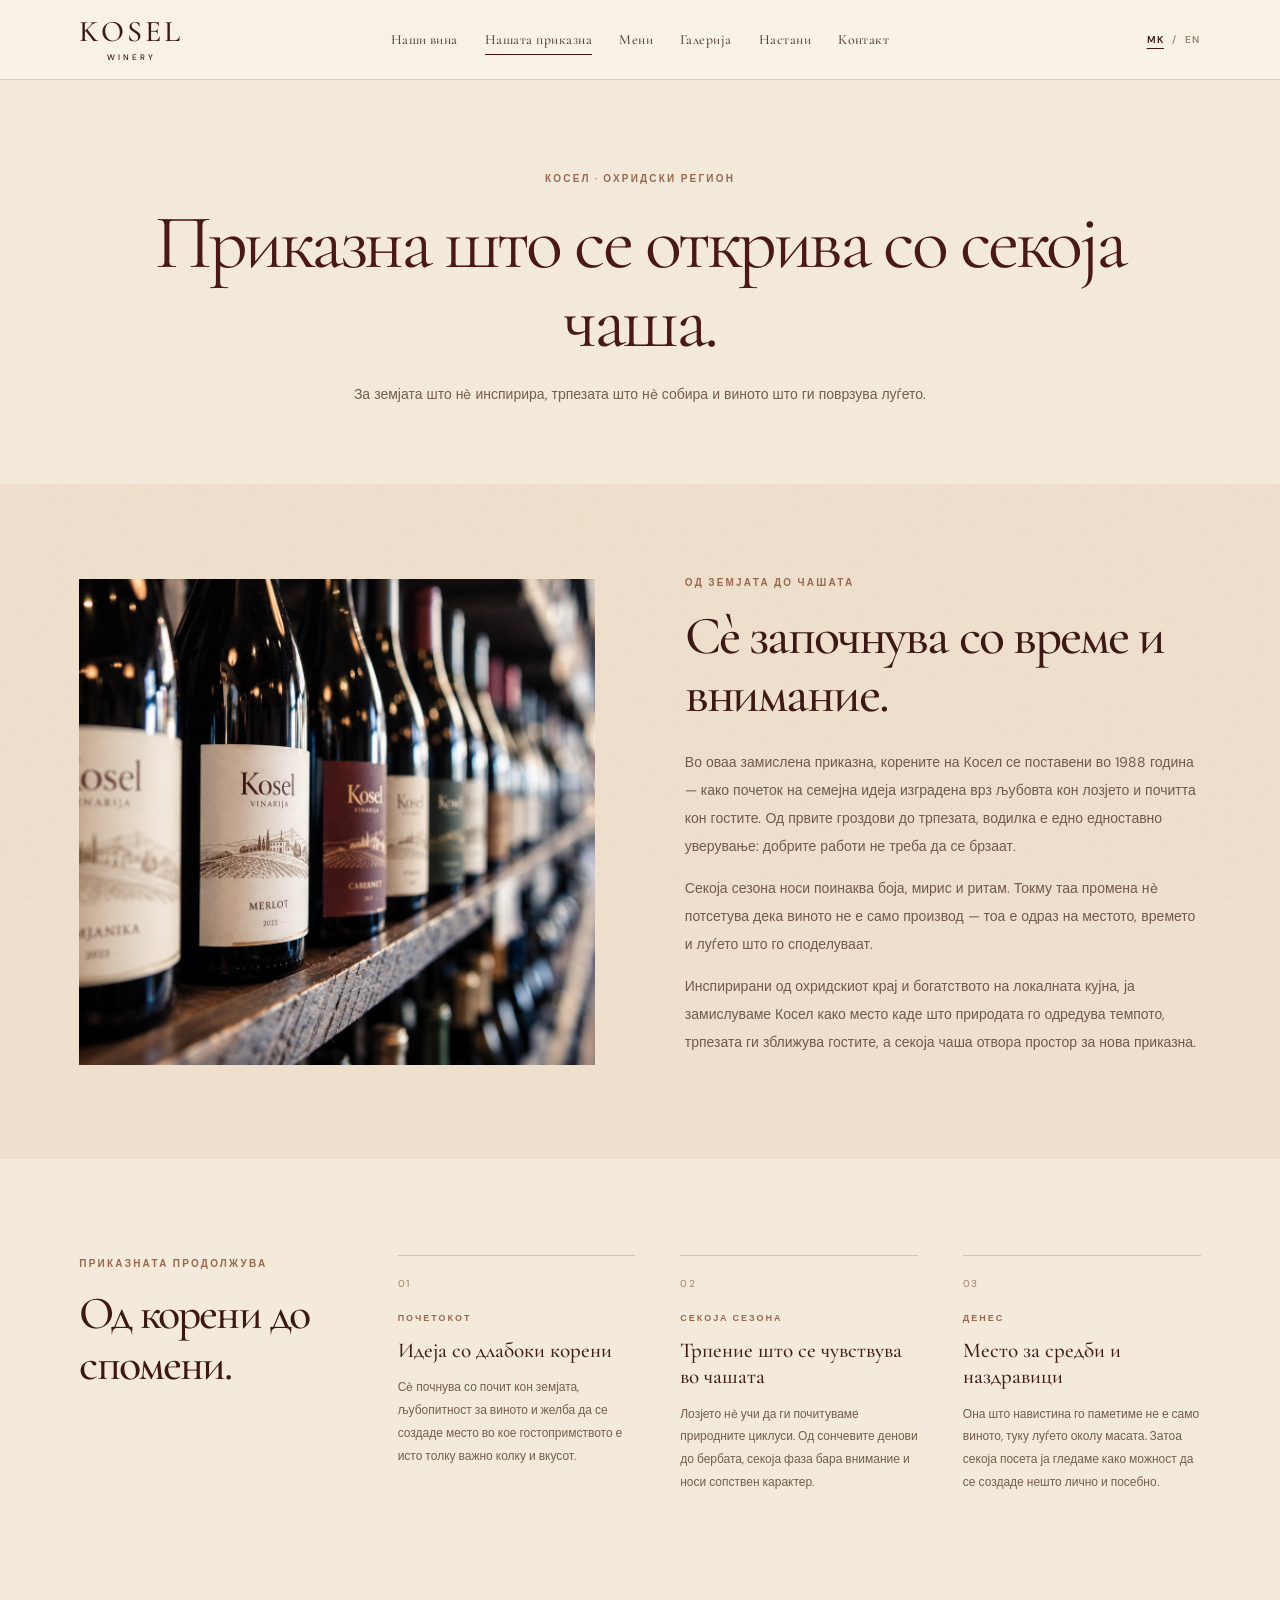
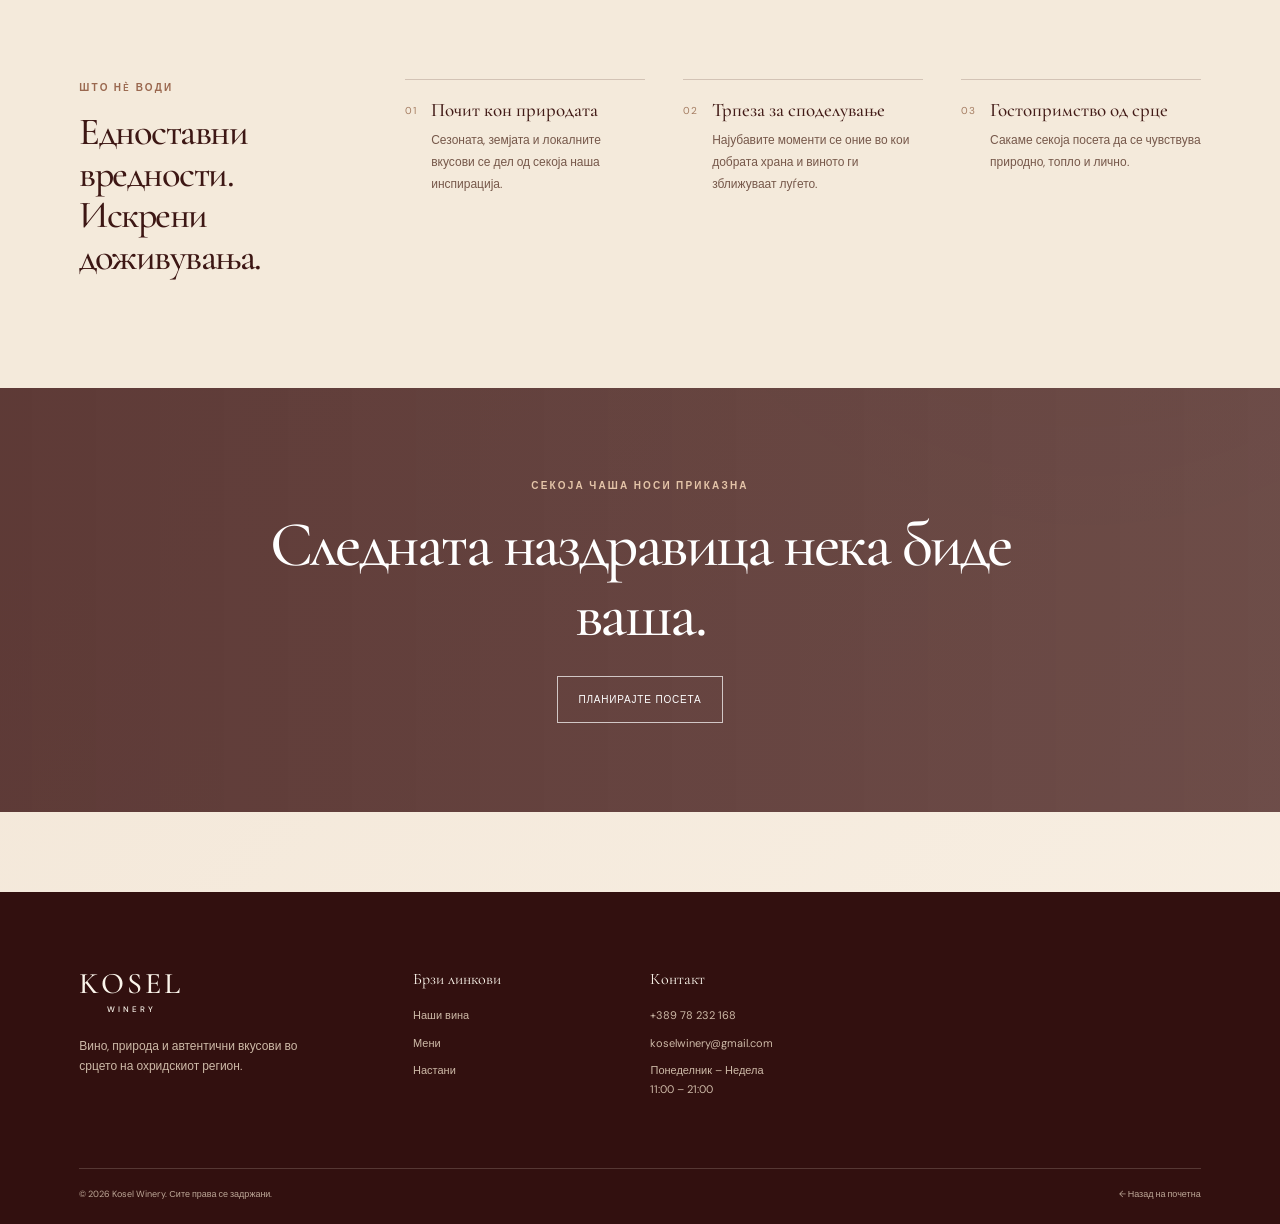
<file: story.html>
<!doctype html>
<html lang="mk">
<head>
  <meta charset="utf-8">
  <meta name="viewport" content="width=device-width, initial-scale=1">
  <meta name="theme-color" content="#f5efe4">
  <meta name="description" content="Запознајте ја приказната на Косел Винарија.">
  <title>Нашата приказна — Косел Винарија</title>
  <link rel="preconnect" href="https://fonts.googleapis.com">
  <link rel="preconnect" href="https://fonts.gstatic.com" crossorigin>
  <link href="https://fonts.googleapis.com/css2?family=DM+Sans:wght@400;500;600;700&family=Playfair+Display:wght@400;500;600&display=swap" rel="stylesheet">
  <link rel="stylesheet" href="css/style.css">
</head>
<body class="story-page">
  <div class="grain" aria-hidden="true"></div>

  <header class="site-header">
    <a class="brand" href="index.html" aria-label="Kosel Winery home">
      <span>KOSEL</span>
      <small>WINERY</small>
    </a>

    <nav class="main-nav" id="mainNav" aria-label="Main navigation">
      <a href="index.html#wines" data-i18n="nav.wines">Наши вина</a>
      <a class="active" href="story.html" data-i18n="nav.story">Нашата приказна</a>
      <a href="menu.html" data-i18n="nav.menu">Мени</a>
      <a href="index.html#gallery" data-i18n="nav.gallery">Галерија</a>
      <a href="index.html#events" data-i18n="nav.events">Настани</a>
      <a href="index.html#contact" data-i18n="nav.contact">Контакт</a>
    </nav>

    <div class="header-actions">
      <div class="language-switch" role="group" aria-label="Choose language">
        <button type="button" data-set-lang="mk" class="is-active">MK</button>
        <span>/</span>
        <button type="button" data-set-lang="en">EN</button>
      </div>

      <button
        class="menu-toggle"
        id="menuToggle"
        aria-label="Отвори мени"
        aria-expanded="false"
        aria-controls="mainNav"
      >
        <span></span>
        <span></span>
      </button>
    </div>
  </header>

  <main>
    <section class="story-page-intro">
      <p class="eyebrow" data-i18n="storypage.eyebrow">
        КОСЕЛ · ОХРИДСКИ РЕГИОН
      </p>

      <h1 data-i18n="storypage.title">
        Приказна што се открива со секоја чаша.
      </h1>

      <p data-i18n="storypage.lead">
        За земјата што нè инспирира, трпезата што нè собира и виното што ги поврзува луѓето.
      </p>
    </section>

    <section class="story-page-feature">
      <div class="story-page-photo">
        <img
          src="img/Kosel Vinarija Wine Cellar Display.png"
          alt="Дрвени вински буриња во подрум"
        >
      </div>

      <div class="story-page-copy">
        <p class="eyebrow" data-i18n="storypage.chapter1">
          ОД ЗЕМЈАТА ДО ЧАШАТА
        </p>

        <h2 data-i18n="storypage.heading1">
          Сè започнува со време и внимание.
        </h2>

        <p data-i18n="storypage.body1">
          Во оваа замислена приказна, корените на Косел се поставени во 1988 година — како почеток на семејна идеја изградена врз љубовта кон лозјето и почитта кон гостите. Од првите гроздови до трпезата, водилка е едно едноставно уверување: добрите работи не треба да се брзаат.
        </p>

        <p data-i18n="storypage.body2">
          Секоја сезона носи поинаква боја, мирис и ритам. Токму таа промена нè потсетува дека виното не е само производ — тоа е одраз на местото, времето и луѓето што го споделуваат.
        </p>

        <p data-i18n="storypage.body3">
          Инспирирани од охридскиот крај и богатството на локалната кујна, ја замислуваме Косел како место каде што природата го одредува темпото, трпезата ги зближува гостите, а секоја чаша отвора простор за нова приказна.
        </p>
      </div>
    </section>

    <section class="story-timeline">
      <div class="story-timeline-heading">
        <p class="eyebrow" data-i18n="storypage.timelineEyebrow">
          ПРИКАЗНАТА ПРОДОЛЖУВА
        </p>

        <h2 data-i18n="storypage.timelineTitle">
          Од корени до спомени.
        </h2>
      </div>

      <article class="story-timeline-item">
        <span class="timeline-mark">01</span>
        <div>
          <p class="eyebrow" data-i18n="storypage.timeline1Label">ПОЧЕТОКОТ</p>
          <h3 data-i18n="storypage.timeline1Title">Идеја со длабоки корени</h3>
          <p data-i18n="storypage.timeline1Text">
            Сè почнува со почит кон земјата, љубопитност за виното и желба да се создаде место во кое гостопримството е исто толку важно колку и вкусот.
          </p>
        </div>
      </article>

      <article class="story-timeline-item">
        <span class="timeline-mark">02</span>
        <div>
          <p class="eyebrow" data-i18n="storypage.timeline2Label">СЕКОЈА СЕЗОНА</p>
          <h3 data-i18n="storypage.timeline2Title">Трпение што се чувствува во чашата</h3>
          <p data-i18n="storypage.timeline2Text">
            Лозјето нè учи да ги почитуваме природните циклуси. Од сончевите денови до бербата, секоја фаза бара внимание и носи сопствен карактер.
          </p>
        </div>
      </article>

      <article class="story-timeline-item">
        <span class="timeline-mark">03</span>
        <div>
          <p class="eyebrow" data-i18n="storypage.timeline3Label">ДЕНЕС</p>
          <h3 data-i18n="storypage.timeline3Title">Место за средби и наздравици</h3>
          <p data-i18n="storypage.timeline3Text">
            Она што навистина го паметиме не е само виното, туку луѓето околу масата. Затоа секоја посета ја гледаме како можност да се создаде нешто лично и посебно.
          </p>
        </div>
      </article>
    </section>

    <section class="story-values">
      <div class="story-values-heading">
        <p class="eyebrow" data-i18n="storypage.valuesEyebrow">
          ШТО НÈ ВОДИ
        </p>

        <h2 data-i18n="storypage.valuesTitle">
          Едноставни вредности.<br>Искрени доживувања.
        </h2>
      </div>

      <div class="story-value">
        <span>01</span>
        <div>
          <h3 data-i18n="storypage.value1Title">Почит кон природата</h3>
          <p data-i18n="storypage.value1">
            Сезоната, земјата и локалните вкусови се дел од секоја наша инспирација.
          </p>
        </div>
      </div>

      <div class="story-value">
        <span>02</span>
        <div>
          <h3 data-i18n="storypage.value2Title">Трпеза за споделување</h3>
          <p data-i18n="storypage.value2">
            Најубавите моменти се оние во кои добрата храна и виното ги зближуваат луѓето.
          </p>
        </div>
      </div>

      <div class="story-value">
        <span>03</span>
        <div>
          <h3 data-i18n="storypage.value3Title">Гостопримство од срце</h3>
          <p data-i18n="storypage.value3">
            Сакаме секоја посета да се чувствува природно, топло и лично.
          </p>
        </div>
      </div>
    </section>

    <section class="story-page-end">
      <p class="eyebrow light" data-i18n="storypage.endEyebrow">
        СЕКОЈА ЧАША НОСИ ПРИКАЗНА
      </p>

      <h2 data-i18n="storypage.endTitle">
        Следната наздравица нека биде ваша.
      </h2>

      <a class="button button-outline" href="index.html#reservation">
        <span data-i18n="storypage.endCta">ПЛАНИРАЈТЕ ПОСЕТА</span>
        <b>⟶</b>
      </a>
    </section>
  </main>

  <footer class="site-footer section-frame">
    <div class="footer-brand">
      <a class="brand brand-light" href="index.html">
        <span>KOSEL</span>
        <small>WINERY</small>
      </a>
      <p data-i18n="footer.copy">
        Вино, природа и автентични вкусови во срцето на охридскиот регион.
      </p>
    </div>

    <div class="footer-column">
      <h3 data-i18n="footer.links">Брзи линкови</h3>
      <a href="index.html#wines" data-i18n="nav.wines">Наши вина</a>
      <a href="menu.html" data-i18n="nav.menu">Мени</a>
      <a href="index.html#events" data-i18n="nav.events">Настани</a>
    </div>

    <div class="footer-column">
      <h3 data-i18n="footer.contact">Контакт</h3>
      <a href="tel:+38978232168">+389 78 232 168</a>
      <a href="mailto:koselwinery@gmail.com">koselwinery@gmail.com</a>
      <p data-i18n="footer.opening">
        Понеделник – Недела<br>11:00 – 21:00
      </p>
    </div>

    <div class="footer-bottom">
      <span>
        © 2026 Kosel Winery.
        <span data-i18n="footer.rights">Сите права се задржани.</span>
      </span>
      <a href="index.html" data-i18n="story.home">← Назад на почетна</a>
    </div>
  </footer>

  <script src="main.js"></script>
</body>
</html>
</file>
<file: css/style.css>
@charset "UTF-8";
@import url("https://fonts.googleapis.com/css2?family=Cormorant+Garamond:wght@400;500;600&family=DM+Sans:wght@400;500;600;700&family=Playfair+Display:wght@400;500;600&display=swap");
:root {
  --paper: #f4eadb;
  --ink: #3d1714;
  --wine: #4b1716;
  --wine-dark: #32100f;
  --muted: #76584a;
  --line: rgba(80, 42, 31, 0.2);
  --serif: Cormorant Garamond, Playfair Display, Georgia, serif;
  --sans: DM Sans, Arial, sans-serif;
  --inside-gutter: clamp(22px, 6.2vw, 96px);
  --section-space: clamp(58px, 7vw, 108px);
}

* {
  box-sizing: border-box;
}

html {
  scroll-behavior: smooth;
  scroll-padding-top: 90px;
}

body {
  margin: 0;
  padding: 0;
  overflow-x: hidden;
  background: #f4eadb;
  color: #3d1714;
  font-family: "DM Sans", Arial, sans-serif;
  font-size: 14px;
  line-height: 1.7;
}
body::before {
  content: "";
  position: fixed;
  inset: 0;
  z-index: -2;
  pointer-events: none;
  opacity: 0.4;
  background-image: radial-gradient(rgba(77, 31, 24, 0.1) 0.65px, transparent 0.65px), linear-gradient(90deg, transparent 49.8%, rgba(110, 75, 55, 0.025) 50%, transparent 50.2%);
  background-size: 7px 7px, 80px 100%;
}

.grain {
  position: fixed;
  inset: 0;
  z-index: 20;
  pointer-events: none;
  opacity: 0.045;
  background-image: url("data:image/svg+xml,%3Csvg viewBox='0 0 180 180' xmlns='http://www.w3.org/2000/svg'%3E%3Cfilter id='n'%3E%3CfeTurbulence type='fractalNoise' baseFrequency='.8' numOctaves='3' stitchTiles='stitch'/%3E%3C/filter%3E%3Crect width='100%25' height='100%25' filter='url(%23n)' opacity='.45'/%3E%3C/svg%3E");
}

a {
  color: inherit;
  text-decoration: none;
}

button,
input {
  font: inherit;
}

button {
  cursor: pointer;
}

img {
  display: block;
  width: 100%;
  max-width: 100%;
  height: 100%;
  -o-object-fit: cover;
     object-fit: cover;
}

h1,
h2,
h3,
p {
  margin-top: 0;
}

h1,
h2 {
  font-family: "Cormorant Garamond", "Playfair Display", Georgia, serif;
  font-weight: 500;
  letter-spacing: -0.04em;
  line-height: 1.08;
}

h2 {
  margin-bottom: 20px;
  font-size: clamp(2.3rem, 4vw, 4.3rem);
}

p {
  color: #76584a;
}

section {
  position: relative;
}

[hidden] {
  display: none !important;
}

.site-header {
  position: relative;
  z-index: 50;
  display: grid;
  grid-template-columns: 180px 1fr 180px;
  align-items: center;
  width: 100%;
  height: 80px;
  padding: 0 clamp(22px, 6.2vw, 96px);
  background: rgba(248, 242, 232, 0.96);
  border-bottom: 1px solid rgba(80, 42, 31, 0.2);
}

.brand {
  display: flex;
  flex-direction: column;
  align-items: center;
  width: -moz-max-content;
  width: max-content;
  color: #3d1714;
  line-height: 1;
}
.brand span {
  font: 500 30px/1 "Cormorant Garamond", "Playfair Display", Georgia, serif;
  letter-spacing: 0.1em;
}
.brand small {
  margin-top: 5px;
  font: 500 8px "DM Sans", Arial, sans-serif;
  letter-spacing: 0.38em;
}

.main-nav {
  display: flex;
  justify-content: center;
  align-items: center;
  gap: clamp(15px, 2.1vw, 34px);
}
.main-nav a {
  position: relative;
  padding: 8px 0;
  color: #5b4237;
  font: 500 clamp(14px, 1.05vw, 16px) "Cormorant Garamond", "Playfair Display", Georgia, serif;
  letter-spacing: 0.035em;
  white-space: nowrap;
}
.main-nav a::after {
  content: "";
  position: absolute;
  bottom: 1px;
  left: 0;
  width: 100%;
  height: 1px;
  background: #4b1716;
  transform: scaleX(0);
  transform-origin: right;
  transition: transform 0.35s ease;
}
.main-nav a:hover::after, .main-nav a.active::after {
  transform: scaleX(1);
  transform-origin: left;
}

.header-actions {
  display: flex;
  align-items: center;
  justify-content: flex-end;
  gap: 20px;
}

.language-switch {
  display: flex;
  align-items: center;
  gap: 8px;
  color: #a38b78;
  font-size: 10px;
  font-weight: 600;
  letter-spacing: 0.12em;
}
.language-switch button {
  padding: 7px 0;
  border: 0;
  background: transparent;
  color: #9b8070;
  font: 600 10px "DM Sans", Arial, sans-serif;
  letter-spacing: 0.12em;
}
.language-switch button.is-active {
  color: #3d1714;
  text-decoration: underline;
  text-underline-offset: 5px;
}
.language-switch button:hover {
  color: #4b1716;
}

.menu-toggle {
  display: none;
  width: 32px;
  height: 30px;
  padding: 4px;
  border: 0;
  background: transparent;
  flex-direction: column;
  justify-content: center;
  gap: 7px;
}
.menu-toggle span {
  display: block;
  width: 23px;
  height: 1px;
  background: #3d1714;
  transition: transform 0.3s, width 0.3s;
}
.menu-toggle span:nth-child(2) {
  width: 17px;
  margin-left: auto;
}
.menu-toggle:hover span:nth-child(2) {
  width: 23px;
}
.menu-toggle[aria-expanded=true] span:first-child {
  transform: translateY(4px) rotate(45deg);
}
.menu-toggle[aria-expanded=true] span:nth-child(2) {
  width: 23px;
  transform: translateY(-4px) rotate(-45deg);
}

.eyebrow {
  margin-bottom: 16px;
  color: #9a684f;
  font-size: 10px;
  font-weight: 600;
  letter-spacing: 0.22em;
  line-height: 1.7;
}

.eyebrow.light {
  color: #e6c7ab;
}

.section-frame {
  position: relative;
  border: 0;
}

.button {
  display: inline-flex;
  align-items: center;
  justify-content: center;
  gap: 0;
  min-height: 47px;
  padding: 0 20px;
  border: 1px solid transparent;
  font-size: 10px;
  letter-spacing: 0.08em;
  transition: background 0.25s, color 0.25s, transform 0.25s, border-color 0.25s;
}
.button b {
  display: none !important;
}
.button:hover {
  transform: translateY(-3px);
}

.button-outline {
  border-color: rgba(255, 255, 255, 0.7);
  background: transparent;
  color: white;
}
.button-outline:hover {
  background: #fbf5eb;
  color: #4b1716;
}

.button-dark {
  background: #4b1716;
  color: white;
}
.button-dark:hover {
  background: #32100f;
}

.text-link {
  display: inline-flex;
  align-items: center;
  gap: 13px;
  margin-top: 15px;
  padding-bottom: 6px;
  border-bottom: 1px solid #4b1716;
  font-size: 10px;
  letter-spacing: 0.08em;
}
.text-link span:last-child {
  font-size: 17px;
  transition: transform 0.25s;
}
.text-link:hover span:last-child {
  transform: translateX(5px);
}

body.preloader-active {
  overflow: hidden;
}

.site-preloader {
  position: fixed;
  inset: 0;
  z-index: 9999;
  display: grid;
  place-items: center;
  background: radial-gradient(circle at 50% 40%, #fff9ef, #f4eadb 60%, #ead8c2);
  opacity: 1;
  visibility: visible;
  transition: opacity 0.7s, visibility 0.7s;
}
.site-preloader.is-hidden {
  opacity: 0;
  visibility: hidden;
  pointer-events: none;
}

.preloader-content {
  display: flex;
  flex-direction: column;
  align-items: center;
  width: min(340px, 85vw);
  text-align: center;
}

.preloader-brand {
  display: flex;
  flex-direction: column;
  align-items: center;
  margin-bottom: 19px;
  color: #4b1716;
}
.preloader-brand span {
  font: 500 clamp(42px, 5vw, 55px)/1 "Cormorant Garamond", "Playfair Display", Georgia, serif;
  letter-spacing: 0.12em;
}
.preloader-brand small {
  margin-top: 7px;
  font: 500 9px "DM Sans", Arial, sans-serif;
  letter-spacing: 0.48em;
}

.preloader-glass {
  width: 78px;
  height: 112px;
  margin: 5px 0 19px;
}
.preloader-glass svg {
  width: 100%;
  height: 100%;
  overflow: visible;
}

.glass-outline,
.glass-rim {
  fill: none;
  stroke: #4b1716;
  stroke-width: 1.6;
  stroke-linecap: round;
  stroke-linejoin: round;
}

.glass-highlight {
  fill: none;
  stroke: rgba(255, 255, 255, 0.9);
  stroke-width: 2;
  stroke-linecap: round;
}

.wine-liquid {
  fill: #9a684f;
  transform-box: fill-box;
  transform-origin: center bottom;
  transform: scaleY(0.02);
  animation: wineFill 1.45s cubic-bezier(0.22, 0.72, 0.25, 1) forwards;
}

.wine-bubble {
  fill: #4b1716;
  opacity: 0;
  animation: wineBubble 1.1s ease-in-out infinite;
}

.bubble-one {
  animation-delay: 0.2s;
}

.bubble-two {
  animation-delay: 0.45s;
}

.bubble-three {
  animation-delay: 0.7s;
}

.preloader-caption {
  margin: 0 0 17px;
  color: #4b1716;
  font-size: 9px;
  letter-spacing: 0.24em;
}

.preloader-track {
  width: 180px;
  height: 1px;
  overflow: hidden;
  background: rgba(85, 39, 28, 0.15);
}
.preloader-track span {
  display: block;
  width: 100%;
  height: 100%;
  background: #4b1716;
  transform: scaleX(0);
  transform-origin: left;
  animation: preloaderProgress 1.5s ease forwards;
}

@keyframes wineFill {
  0% {
    transform: scaleY(0.02);
  }
  70% {
    transform: scaleY(0.78);
  }
  88% {
    transform: scaleY(0.94);
  }
  100% {
    transform: scaleY(0.91);
  }
}
@keyframes wineBubble {
  0% {
    opacity: 0;
    transform: translateY(12px);
  }
  45% {
    opacity: 0.8;
  }
  100% {
    opacity: 0;
    transform: translateY(-15px);
  }
}
@keyframes preloaderProgress {
  to {
    transform: scaleX(1);
  }
}
.hero {
  position: relative;
  isolation: isolate;
  width: 100%;
  height: 90dvh;
  min-height: 480px;
  overflow: hidden;
  color: white;
}
.hero .hero-image,
.hero .hero-shade {
  position: absolute;
  inset: 0;
}
.hero .hero-image {
  position: absolute;
  inset: 0;
  z-index: -2;
  overflow: hidden;
}
.hero .hero-image img {
  display: block;
  width: 100%;
  height: 100%;
  -o-object-fit: cover;
     object-fit: cover;
  -o-object-position: center 54%;
     object-position: center 54%;
  animation: heroDrift 24s ease-in-out infinite alternate;
  will-change: transform;
}
@keyframes heroDrift {
  from {
    transform: scale(1);
  }
  to {
    transform: scale(1.055);
  }
}
.hero .hero-shade {
  position: absolute;
  inset: 0;
  background: radial-gradient(ellipse at 50% 50%, rgba(15, 4, 4, 0.72) 0%, rgba(20, 6, 5, 0.55) 28%, rgba(25, 8, 7, 0.32) 55%, rgba(25, 8, 7, 0.2) 80%, rgba(25, 8, 7, 0.24) 100%), linear-gradient(90deg, rgba(15, 4, 4, 0.22) 0%, rgba(20, 6, 5, 0.04) 30%, rgba(20, 6, 5, 0.04) 70%, rgba(15, 4, 4, 0.22) 100%), linear-gradient(0deg, rgba(20, 7, 6, 0.28) 0%, transparent 50%, rgba(20, 7, 6, 0.12) 100%);
}
.hero .hero-copy.reveal {
  position: absolute;
  top: 50%;
  left: 50%;
  right: auto;
  display: flex;
  flex-direction: column;
  align-items: center;
  justify-content: center;
  width: min(850px, 100% - 48px);
  max-width: 850px;
  margin: 0;
  text-align: center;
  transform: translate(-50%, calc(-50% + 20px));
}
.hero .hero-copy.reveal.is-visible {
  transform: translate(-50%, -50%);
}
.hero h1 {
  width: 100%;
  margin: 14px 0 23px;
  color: white;
  font-size: clamp(3.4rem, 6.3vw, 6.9rem);
  line-height: 1.04;
  text-align: center;
  text-wrap: balance;
}
.hero .hero-copy > p:not(.eyebrow) {
  width: 100%;
  max-width: 560px;
  margin-left: auto;
  margin-right: auto;
  color: rgba(255, 255, 255, 0.9);
  font-size: clamp(13px, 1.15vw, 16px);
  line-height: 1.9;
  text-align: center;
}
.hero .hero-copy .button {
  align-self: center;
  margin: 8px auto 0;
}

.hero-counter,
.scroll-cue {
  display: none !important;
}

@keyframes heroDrift {
  from {
    transform: scale(1);
  }
  to {
    transform: scale(1.07);
  }
}
.wine-section {
  position: relative;
  display: grid;
  grid-template-columns: minmax(220px, 0.78fr) minmax(0, 2.2fr);
  align-items: center;
  gap: clamp(30px, 4vw, 64px);
  min-height: clamp(510px, 43vw, 610px);
  padding: clamp(75px, 7.5vw, 115px) clamp(22px, 6.2vw, 96px);
  overflow: hidden;
  background: #f4eadb;
  color: #3d1714;
}
.wine-section::before {
  content: "KOSEL · WINE COLLECTION";
  position: absolute;
  top: 25px;
  right: clamp(22px, 6.2vw, 96px);
  color: rgba(76, 23, 22, 0.42);
  font-size: 10px;
  letter-spacing: 0.24em;
}

.section-intro {
  position: relative;
  align-self: center;
  max-width: 330px;
}
.section-intro .eyebrow {
  margin-bottom: 18px;
  font-size: 11px;
  letter-spacing: 0.21em;
}
.section-intro h2 {
  margin-bottom: 22px;
  color: #3d1714;
  font-size: clamp(3rem, 4.6vw, 4.7rem);
  line-height: 1.04;
}
.section-intro > p:not(.eyebrow) {
  max-width: 320px;
  color: #6f594b;
  font-size: 14px;
  line-height: 1.95;
}
.section-intro .text-link {
  margin-top: 19px;
  font-size: 11px;
}

.wine-rail {
  display: flex;
  flex-wrap: nowrap;
  align-items: stretch;
  gap: clamp(16px, 1.6vw, 22px);
  width: 100%;
  min-width: 0;
  padding: 10px 2px 12px;
  overflow-x: auto;
  overflow-y: hidden;
  scroll-behavior: smooth;
  scroll-snap-type: x mandatory;
  scrollbar-width: none;
  -webkit-overflow-scrolling: touch;
}
.wine-rail::-webkit-scrollbar {
  display: none;
}
.wine-rail > .wine-card {
  scroll-snap-align: start;
}

.wine-card {
  position: relative;
  flex: 0 0 calc((100% - 44px) / 3);
  min-width: 0;
  align-self: stretch;
  padding: 0 0 20px;
  border: 1px solid rgba(85, 42, 30, 0.13);
  background: rgba(255, 250, 242, 0.82);
  text-align: center;
  transition: background-color 0.3s ease, border-color 0.3s ease;
}
.wine-card:hover {
  border-color: rgba(76, 23, 22, 0.32);
  background: #fffaf2;
}
.wine-card h3 {
  margin: 18px 8px 6px;
  color: #3d1714;
  font: 500 clamp(18px, 1.45vw, 23px)/1.25 "Cormorant Garamond", "Playfair Display", Georgia, serif;
}
.wine-card p {
  margin: 0 7px 3px;
  color: #725b4b;
  font-size: 12px;
  line-height: 1.6;
}
.wine-card small {
  display: block;
  margin-top: 7px;
  color: #9a7a64;
  font-size: 10px;
  letter-spacing: 0.12em;
}

.bottle-photo {
  position: relative;
  overflow: hidden;
  width: 100%;
  height: clamp(220px, 23vw, 315px);
  background: #e7d7c1;
}
.bottle-photo::after {
  content: "";
  position: absolute;
  inset: 0;
  pointer-events: none;
  border-bottom: 1px solid rgba(79, 33, 22, 0.12);
}
.bottle-photo img {
  display: block;
  width: 100%;
  height: 100%;
  -o-object-fit: cover;
     object-fit: cover;
  -o-object-position: center;
     object-position: center;
  filter: saturate(0.84) contrast(1.03);
  transform: none;
  transition: none;
}

.wine-progress,
.wine-progress span {
  display: none !important;
}

@media (max-width: 1050px) {
  .wine-section {
    grid-template-columns: minmax(0, 1fr);
    gap: 28px;
    min-height: 0;
    padding: 75px clamp(22px, 6.2vw, 96px) 65px;
  }
  .section-intro {
    max-width: 550px;
  }
  .section-intro h2 {
    font-size: clamp(3rem, 5vw, 4rem);
  }
  .section-intro > p:not(.eyebrow) {
    max-width: 470px;
  }
  .wine-rail {
    gap: 18px;
  }
  .wine-card {
    flex-basis: calc((100% - 18px) / 2);
  }
  .wine-card h3 {
    font-size: 22px;
  }
  .bottle-photo {
    height: clamp(230px, 29vw, 310px);
  }
}
@media (max-width: 760px) {
  .wine-section {
    grid-template-columns: minmax(0, 1fr);
    gap: 25px;
    min-height: 0;
    padding: 58px 22px 48px;
  }
  .wine-section::before {
    top: 20px;
    right: 22px;
    font-size: 8px;
  }
  .section-intro {
    max-width: 100%;
  }
  .section-intro h2 {
    margin-bottom: 16px;
    font-size: clamp(2.9rem, 10vw, 3.8rem);
  }
  .section-intro > p:not(.eyebrow) {
    max-width: 100%;
    font-size: 13px;
  }
  .section-intro .text-link {
    margin-top: 13px;
  }
  .wine-rail {
    gap: 15px;
    margin-right: -22px;
    padding: 5px 22px 10px 0;
  }
  .wine-card {
    flex: 0 0 82%;
    padding-bottom: 18px;
  }
  .wine-card h3 {
    margin-top: 15px;
    font-size: 22px;
  }
  .wine-card p {
    font-size: 12px;
  }
  .bottle-photo {
    height: clamp(220px, 65vw, 290px);
  }
}
@media (max-width: 380px) {
  .wine-card {
    flex-basis: 88%;
  }
  .bottle-photo {
    height: 225px;
  }
}
.bottle-banner {
  position: relative;
  isolation: isolate;
  display: flex;
  align-items: center;
  justify-content: center;
  width: 100%;
  min-height: clamp(380px, 42vw, 560px);
  padding: clamp(50px, 7vw, 100px) clamp(22px, 5vw, 75px);
  overflow: hidden;
  background: #4b1716;
  color: white;
}
.bottle-banner > img {
  position: absolute;
  inset: 0;
  z-index: -2;
  width: 100%;
  height: 100%;
  -o-object-fit: cover;
     object-fit: cover;
  filter: saturate(0.65) brightness(0.55);
  transition: transform 1.2s;
}
.bottle-banner:hover > img {
  transform: scale(1.035);
}
.bottle-banner .bottle-banner-shade {
  position: absolute;
  inset: 0;
  z-index: -1;
  background: linear-gradient(115deg, rgba(46, 10, 10, 0.75), rgba(74, 21, 20, 0.6) 50%, rgba(41, 10, 9, 0.8));
}

.banner-word {
  position: absolute;
  top: 50%;
  left: 50%;
  color: rgba(255, 239, 219, 0.037);
  font: clamp(10rem, 27vw, 33rem)/0.78 "Cormorant Garamond", "Playfair Display", Georgia, serif;
  letter-spacing: -0.055em;
  white-space: nowrap;
  text-align: center;
  transform: translate(-50%, -50%) scale(1.08, 1.32);
  pointer-events: none;
}

.banner-copy {
  position: relative;
  z-index: 2;
  display: flex;
  flex-direction: column;
  align-items: center;
  width: min(1000px, 90%);
  max-width: 1000px;
  margin: 0 auto;
  text-align: center;
}
.banner-copy .eyebrow {
  margin-bottom: 22px;
  color: #e6c7ab;
  letter-spacing: 0.2em;
}
.banner-copy h2 {
  max-width: 950px;
  margin: 0 auto 22px;
  color: #fbf5eb;
  font-size: clamp(2.55rem, 5.2vw, 5.4rem);
  line-height: 1.1;
  text-wrap: balance;
}
.banner-copy > p:not(.eyebrow) {
  max-width: 690px;
  margin: 0 auto;
  color: #ead9c9;
  font-size: clamp(13px, 1.25vw, 16px);
  line-height: 1.9;
}

.banner-script {
  display: none !important;
}

.story-section {
  display: grid;
  grid-template-columns: 0.82fr 1.18fr;
  align-items: center;
  gap: clamp(32px, 5.4vw, 78px);
  padding: clamp(58px, 7vw, 108px) clamp(22px, 6.2vw, 96px);
  background: #f4eadb;
  color: #3d1714;
}

.story-copy {
  display: flex;
  flex-direction: column;
  align-items: flex-start;
  justify-content: center;
  min-width: 0;
  padding: 15px 0;
}
.story-copy .eyebrow {
  color: #9a684f;
}
.story-copy h2 {
  font-size: clamp(2.8rem, 4.1vw, 4.2rem);
}
.story-copy > p:not(.eyebrow) {
  max-width: 450px;
  color: #6f594b;
  line-height: 1.9;
}
.story-copy .button-dark {
  margin-top: 9px;
}

.story-photo {
  height: clamp(300px, 32vw, 450px);
  min-width: 0;
  overflow: hidden;
}
.story-photo img {
  height: 100%;
  -o-object-fit: cover;
     object-fit: cover;
  transition: transform 1.1s cubic-bezier(0.2, 0.7, 0.2, 1);
}
.story-photo:hover img {
  transform: scale(1.045);
}

.stamp {
  display: none !important;
}

.menu-feature {
  display: grid;
  grid-template-columns: 1fr 1fr;
  align-items: center;
  gap: clamp(34px, 6vw, 90px);
  padding: clamp(42px, 5vw, 72px) clamp(22px, 6.2vw, 96px);
  background: #4b1716;
  color: white;
}

.feature-photo {
  height: clamp(300px, 34vw, 470px);
  min-width: 0;
  overflow: hidden;
}
.feature-photo img {
  height: 100%;
  -o-object-fit: cover;
     object-fit: cover;
  filter: saturate(0.82);
  transition: transform 1.1s cubic-bezier(0.2, 0.7, 0.2, 1);
}
.feature-photo:hover img {
  transform: scale(1.045);
}

.feature-copy {
  position: relative;
  overflow: hidden;
  display: flex;
  flex-direction: column;
  align-items: flex-start;
  justify-content: center;
  min-width: 0;
  padding: 20px clamp(4px, 2vw, 30px);
}
.feature-copy .eyebrow {
  color: #dbb99f;
}
.feature-copy h2 {
  color: white;
  font-size: clamp(2.7rem, 4.2vw, 4.2rem);
  line-height: 1.06;
}
.feature-copy > p:not(.eyebrow) {
  max-width: 470px;
  color: #e7d2c2;
  line-height: 1.9;
}
.feature-copy .button-dark {
  border-color: rgba(255, 255, 255, 0.7);
  background: transparent;
  color: white;
}
.feature-copy .button-dark:hover {
  background: #fbf5eb;
  color: #4b1716;
}

.sketch {
  position: absolute;
  pointer-events: none;
  color: rgba(255, 238, 218, 0.15);
}

.sketch-plate {
  right: 2%;
  bottom: 3%;
  font-size: 180px;
  transform: rotate(-20deg);
}

/* ==========================================
   EVENTS — CLEAN, CONNECTED LAYOUT
========================================== */
.events-section {
  display: grid !important;
  grid-template-columns: minmax(0, 1fr) minmax(0, 1fr) !important;
  grid-template-rows: auto;
  grid-template-areas: "copy photo";
  align-items: center;
  gap: clamp(30px, 5vw, 70px);
  width: 100%;
  min-height: 0 !important;
  padding: clamp(50px, 7vw, 95px) clamp(22px, 6.2vw, 96px);
  background: #f4eadb;
  color: #3d1714;
  overflow: hidden;
}

.events-copy {
  grid-area: copy;
  display: flex;
  flex-direction: column;
  align-items: flex-start;
  justify-content: center;
  width: 100%;
  min-width: 0;
  padding: 0 !important;
  border: 0;
}
.events-copy .eyebrow {
  margin-bottom: 14px;
  color: #9a684f;
  letter-spacing: 0.18em;
}
.events-copy h2 {
  max-width: 540px;
  margin-bottom: 18px;
  color: #3d1714;
  font-size: clamp(2.4rem, 4vw, 3.8rem);
  line-height: 1.06;
}
.events-copy > p:not(.eyebrow) {
  max-width: 490px;
  margin-bottom: 8px;
  color: #6f594b;
  font-size: 13px;
  line-height: 1.85;
}

/* Keep the image visible and contained in its own column. */
.events-section .events-photo,
.events-section .events-photo.reveal {
  grid-area: photo;
  position: relative !important;
  display: block !important;
  width: 100% !important;
  height: clamp(300px, 32vw, 430px) !important;
  min-height: 0 !important;
  max-height: 430px;
  overflow: hidden;
  opacity: 1 !important;
  visibility: visible !important;
  transform: none !important;
}

.events-section .events-photo img {
  position: relative !important;
  inset: auto !important;
  display: block;
  width: 100% !important;
  height: 100% !important;
  -o-object-fit: cover;
     object-fit: cover;
  -o-object-position: center;
     object-position: center;
  transform: none !important;
  transition: none !important;
}

/* ==========================================
   VERSION A — .event-list WITH SPAN ITEMS
========================================== */
.event-list {
  display: grid;
  grid-template-columns: repeat(2, minmax(0, 1fr));
  gap: 0;
  width: 100%;
  max-width: 540px;
  margin: 22px 0 27px;
  padding: 0;
  background: transparent;
  border: 0;
}
.event-list span {
  position: relative;
  display: flex;
  align-items: center;
  min-width: 0;
  min-height: 59px;
  padding: 12px 10px 12px 17px;
  border: 0;
  border-bottom: 1px solid rgba(83, 42, 30, 0.16);
  background: transparent;
  color: #705748;
  font-family: "Cormorant Garamond", "Playfair Display", Georgia, serif;
  font-size: clamp(17px, 1.5vw, 21px);
  line-height: 1.35;
}
.event-list span::before {
  content: "";
  position: absolute;
  left: 0;
  top: 50%;
  width: 4px;
  height: 4px;
  border-radius: 50%;
  background: #9a684f;
  transform: translateY(-50%);
}
.event-list span::after {
  content: none;
}
.event-list span:hover {
  color: #4b1716;
}
.event-list i {
  display: none;
}

/* ==========================================
   VERSION B — .event-types-grid WITH ARTICLES
========================================== */
.event-types-grid {
  display: grid !important;
  grid-template-columns: repeat(2, minmax(0, 1fr)) !important;
  gap: 0 !important;
  width: 100%;
  max-width: 540px;
  margin: 22px 0 27px;
  padding: 0;
  background: transparent !important;
  border: 0 !important;
}

.event-types-grid .event-type {
  display: grid !important;
  grid-template-columns: 26px minmax(0, 1fr);
  grid-template-rows: auto auto;
  align-items: center;
  -moz-column-gap: 5px;
       column-gap: 5px;
  min-width: 0;
  min-height: 68px;
  padding: 12px 10px;
  border: 0;
  border-bottom: 1px solid rgba(83, 42, 30, 0.16);
  border-radius: 0;
  background: transparent !important;
  box-shadow: none !important;
  transform: none !important;
  transition: none !important;
}
.event-types-grid .event-type:nth-child(odd) {
  border-right: 1px solid rgba(83, 42, 30, 0.13);
}
.event-types-grid .event-type:nth-last-child(-n+2) {
  border-bottom: 0;
}
.event-types-grid .event-type:hover {
  padding: 12px 10px;
  background: transparent !important;
  box-shadow: none !important;
  transform: none !important;
}
.event-types-grid .event-type .event-number {
  grid-column: 1;
  grid-row: 1/3;
  color: #9a684f;
  font-size: 9px;
  letter-spacing: 0.08em;
}
.event-types-grid .event-type h3 {
  grid-column: 2;
  grid-row: 1;
  margin: 0;
  color: #3d1714;
  font: 500 clamp(17px, 1.45vw, 21px)/1.2 "Cormorant Garamond", "Playfair Display", Georgia, serif;
}
.event-types-grid .event-type p {
  grid-column: 2;
  grid-row: 2;
  margin: 4px 0 0;
  color: #806656;
  font-size: 10px;
  line-height: 1.45;
}

/* ==========================================
   MOBILE
========================================== */
@media (max-width: 760px) {
  .events-section {
    grid-template-columns: minmax(0, 1fr) !important;
    grid-template-rows: auto auto;
    grid-template-areas: "copy" "photo";
    gap: 25px;
    padding: 45px 22px;
  }
  .events-copy {
    grid-area: copy;
  }
  .events-copy h2 {
    font-size: clamp(2.5rem, 9vw, 3.3rem);
  }
  .events-copy > p:not(.eyebrow) {
    font-size: 13px;
  }
  .events-section .events-photo,
  .events-section .events-photo.reveal {
    grid-area: photo;
    width: 100% !important;
    height: 260px !important;
    max-height: 260px;
  }
  .event-list,
  .event-types-grid {
    grid-template-columns: repeat(2, minmax(0, 1fr));
    max-width: 100%;
    margin: 19px 0 24px;
  }
  .event-list span {
    min-height: 55px;
    padding: 11px 5px 11px 14px;
    font-size: 17px;
  }
  .event-types-grid .event-type {
    grid-template-columns: 22px minmax(0, 1fr);
    min-height: 62px;
    padding: 10px 6px;
    -moz-column-gap: 3px;
         column-gap: 3px;
  }
  .event-types-grid .event-type h3 {
    font-size: 17px;
  }
  .event-types-grid .event-type p {
    font-size: 9px;
  }
  .event-types-grid .event-type:hover {
    padding: 10px 6px;
  }
}
@media (max-width: 380px) {
  .event-list,
  .event-types-grid {
    grid-template-columns: 1fr;
  }
  .event-types-grid .event-type:nth-child(odd) {
    border-right: 0;
  }
  .event-types-grid .event-type:nth-last-child(-n+2) {
    border-bottom: 1px solid rgba(83, 42, 30, 0.16);
  }
  .event-types-grid .event-type:last-child {
    border-bottom: 0;
  }
}
.testimonials {
  position: relative;
  overflow: hidden;
  padding: clamp(58px, 7vw, 108px) clamp(22px, 6.2vw, 96px);
  background: #4b1716;
  color: white;
}
.testimonials::before {
  content: "";
  position: absolute;
  top: 0;
  right: clamp(22px, 6.2vw, 96px);
  left: clamp(22px, 6.2vw, 96px);
  height: 1px;
  background: rgba(255, 235, 220, 0.18);
}

.testimonials-heading {
  position: relative;
  z-index: 1;
  margin: 0 auto 42px;
  text-align: center;
}
.testimonials-heading .eyebrow,
.testimonials-heading h2 {
  color: white;
}
.testimonials-heading > p:not(.eyebrow) {
  color: #e6cdbc;
}

.review-grid {
  display: grid;
  grid-template-columns: repeat(3, minmax(0, 1fr));
  gap: clamp(16px, 2vw, 28px);
  max-width: 1280px;
  margin: 0 auto;
  perspective: 1000px;
}

.review-card {
  position: relative;
  overflow: hidden;
  display: flex;
  flex-direction: column;
  align-items: flex-start;
  min-width: 0;
  min-height: 230px;
  padding: clamp(23px, 3vw, 38px);
  border: 1px solid rgba(255, 239, 222, 0.22);
  background: rgba(255, 247, 237, 0.045);
  transition: transform 0.5s cubic-bezier(0.2, 0.7, 0.2, 1), background 0.5s, border-color 0.5s, box-shadow 0.5s;
}
.review-card::before {
  content: "“";
  position: absolute;
  top: 0;
  right: 15px;
  color: rgba(230, 191, 158, 0.09);
  font: 100px/0.9 "Cormorant Garamond", "Playfair Display", Georgia, serif;
  pointer-events: none;
}
.review-card::after {
  content: "";
  position: absolute;
  bottom: 0;
  left: 0;
  width: 0;
  height: 2px;
  background: #cfaa88;
  transition: width 0.5s;
}
.review-card:hover {
  transform: translateY(-9px) rotateX(1deg);
  background: rgba(255, 247, 237, 0.085);
  border-color: rgba(255, 226, 200, 0.42);
  box-shadow: 0 22px 38px rgba(27, 7, 6, 0.17);
}
.review-card:hover::after {
  width: 100%;
}
.review-card .stars {
  position: relative;
  z-index: 1;
  margin-bottom: 13px;
  color: #dfb994;
  letter-spacing: 0.2em;
}
.review-card p {
  position: relative;
  z-index: 1;
  flex: 1;
  color: #f0ddd0;
  font: 15px/1.9 "Cormorant Garamond", "Playfair Display", Georgia, serif;
}
.review-card b {
  margin-top: 15px;
  color: #d8bdab;
  font-size: 10px;
  font-weight: 600;
  letter-spacing: 0.08em;
  text-transform: uppercase;
}

.reservation-band {
  position: relative;
  isolation: isolate;
  overflow: hidden;
  display: grid;
  grid-template-columns: minmax(0, 1.15fr) minmax(340px, 0.85fr);
  align-items: center;
  gap: clamp(45px, 6vw, 90px);
  min-height: 390px;
  padding: clamp(65px, 7vw, 100px) clamp(22px, 6.2vw, 96px);
  background: #e9dac5;
  color: #3d1714;
}

.reservation-bg {
  position: absolute;
  inset: 0;
  z-index: -1;
  background-image: linear-gradient(90deg, rgba(246, 237, 222, 0.87), rgba(246, 237, 222, 0.78) 52%, rgba(246, 237, 222, 0.86)), url("https://images.unsplash.com/photo-1510812431401-41d2bd2722f3?auto=format&fit=crop&w=2000&q=90");
  background-size: cover;
  background-position: center 54%;
}

.reservation-copy {
  position: relative;
  align-self: center;
  width: 100%;
  max-width: 650px;
}
.reservation-copy h2 {
  margin-bottom: 22px;
  color: #3d1714;
  font-size: clamp(3rem, 4.5vw, 4.5rem);
  line-height: 1.06;
}
.reservation-copy .eyebrow {
  margin-bottom: 17px;
  color: #9a684f;
}
.reservation-copy > p:not(.eyebrow) {
  max-width: 560px;
  margin-bottom: 23px;
  color: #6f594b;
  font-size: 15px;
  line-height: 1.9;
}
.reservation-copy .button-outline {
  min-height: 49px;
  padding: 0 23px;
  border: 1px solid #8b5a48;
  background: transparent;
  color: #4b1716;
}
.reservation-copy .button-outline:hover {
  background: #4b1716;
  color: #fff;
}

.reservation-details {
  position: relative;
  align-self: center;
  justify-self: center;
  width: 100%;
  max-width: 440px;
  margin: 0;
  padding-left: 32px;
  border-left: 1px solid rgba(76, 23, 22, 0.22);
}
.reservation-details p {
  display: flex;
  align-items: center;
  gap: 15px;
  margin: 0 0 21px;
  color: #573b30;
  font-size: 15px;
  line-height: 1.7;
  overflow-wrap: anywhere;
}
.reservation-details p:last-of-type {
  margin-bottom: 0;
}
.reservation-details p span:first-child {
  flex: 0 0 22px;
  color: #98684d;
  font-size: 19px;
  text-align: center;
}

.reservation-socials {
  display: flex;
  align-items: center;
  gap: 12px;
  margin-top: 25px;
}
.reservation-socials a {
  display: grid;
  place-items: center;
  width: 40px;
  height: 40px;
  border: 1px solid rgba(76, 23, 22, 0.32);
  border-radius: 50%;
  background: transparent;
  color: #4b1716;
  transition: background-color 0.25s ease, color 0.25s ease, border-color 0.25s ease;
}
.reservation-socials a:hover {
  background: #4b1716;
  border-color: #4b1716;
  color: #fbf5eb;
}
.reservation-socials svg {
  display: block;
  width: 18px;
  height: 18px;
  fill: none;
  stroke: currentColor;
  stroke-width: 1.6;
  stroke-linecap: round;
  stroke-linejoin: round;
}
.reservation-socials .social-dot,
.reservation-socials .facebook-mark {
  fill: currentColor;
  stroke: none;
}

@media (max-width: 1050px) {
  .reservation-band {
    grid-template-columns: minmax(0, 1.05fr) minmax(290px, 0.95fr);
    gap: 35px;
    padding: 70px clamp(22px, 6.2vw, 96px);
  }
  .reservation-copy h2 {
    font-size: clamp(2.7rem, 4.5vw, 3.8rem);
  }
  .reservation-copy > p:not(.eyebrow) {
    font-size: 14px;
  }
  .reservation-details {
    max-width: 390px;
    padding-left: 25px;
  }
  .reservation-details p {
    gap: 12px;
    font-size: 14px;
  }
}
@media (max-width: 760px) {
  .reservation-band {
    grid-template-columns: minmax(0, 1fr);
    gap: 32px;
    min-height: 0;
    padding: 52px 22px;
  }
  .reservation-copy {
    max-width: 100%;
  }
  .reservation-copy h2 {
    font-size: clamp(2.8rem, 10vw, 3.7rem);
  }
  .reservation-copy > p:not(.eyebrow) {
    font-size: 14px;
    line-height: 1.85;
  }
  .reservation-details {
    justify-self: stretch;
    width: 100%;
    max-width: 100%;
    padding: 23px 0 0;
    border-top: 1px solid rgba(76, 23, 22, 0.22);
    border-left: 0;
  }
  .reservation-details p {
    gap: 13px;
    margin-bottom: 17px;
    font-size: 14px;
  }
  .reservation-socials {
    gap: 12px;
    margin-top: 22px;
  }
  .reservation-socials a {
    width: 39px;
    height: 39px;
  }
}
@media (max-width: 380px) {
  .reservation-band {
    padding-right: 18px;
    padding-left: 18px;
  }
  .reservation-details p {
    font-size: 13px;
  }
}
.site-footer {
  display: grid;
  grid-template-columns: 1.2fr 0.8fr 1.1fr 1fr;
  gap: 45px;
  width: 100%;
  padding: clamp(45px, 6vw, 80px) clamp(22px, 6.2vw, 96px) 22px;
  background: #32100f;
  color: #fbf5eb;
}
.site-footer .brand-light {
  color: #fbf5eb;
}
.site-footer .footer-brand > p {
  max-width: 230px;
  margin-top: 22px;
  color: #cdb9a7;
  font-size: 12px;
}
.site-footer .footer-column h3,
.site-footer .footer-map h3 {
  margin: 0 0 17px;
  color: #fbf5eb;
  font: 16px "Cormorant Garamond", "Playfair Display", Georgia, serif;
}
.site-footer .footer-column a,
.site-footer .footer-column p {
  display: block;
  margin: 0 0 9px;
  color: #cdb9a7;
  font-size: 11px;
}
.site-footer .footer-column a:hover {
  color: white;
}
.site-footer .footer-column .hours-title {
  margin-top: 22px;
}
.site-footer .footer-bottom {
  grid-column: 1/-1;
  display: flex;
  justify-content: space-between;
  gap: 15px;
  margin-top: 15px;
  padding-top: 18px;
  border-top: 1px solid rgba(247, 236, 221, 0.18);
  color: #bda797;
  font-size: 9px;
}

.social-links {
  display: flex;
  gap: 9px;
}
.social-links a {
  display: grid;
  place-items: center;
  width: 29px;
  height: 29px;
  border: 1px solid rgba(255, 255, 255, 0.3);
  border-radius: 50%;
  font-size: 12px;
  transition: background 0.25s;
}
.social-links a:hover {
  background: #7b3a2c;
}

.map-placeholder {
  display: flex;
  flex-direction: column;
  align-items: center;
  justify-content: center;
  gap: 3px;
  height: 105px;
  margin-bottom: 8px;
  background-color: #e6d7c2;
  background-image: linear-gradient(30deg, transparent 46%, rgba(85, 65, 49, 0.2) 47%, rgba(85, 65, 49, 0.2) 49%, transparent 50%), linear-gradient(120deg, transparent 46%, rgba(85, 65, 49, 0.18) 47%, rgba(85, 65, 49, 0.18) 49%, transparent 50%);
  background-size: 35px 35px;
  color: #4b1716;
}
.map-placeholder span {
  font-size: 25px;
}
.map-placeholder b {
  font-size: 9px;
  letter-spacing: 0.1em;
}

.footer-map .text-link {
  color: #e4cbb6;
  border-color: #8d6552;
  font-size: 9px;
}

.menu-page {
  position: relative;
  background: radial-gradient(ellipse at 12% 8%, rgba(154, 104, 79, 0.09) 0%, transparent 35%), linear-gradient(135deg, #fbf5eb 0%, #f4eadb 48%, #f8efe3 100%);
  color: #4b1716;
}
.menu-page::before {
  content: "";
  position: fixed;
  inset: 0;
  z-index: 20;
  pointer-events: none;
  background-image: radial-gradient(rgba(77, 31, 24, 0.25) 0.65px, transparent 0.9px);
  background-size: 11px 11px;
  opacity: 0.15;
  mix-blend-mode: multiply;
}
.menu-page .site-header {
  background: rgba(248, 242, 232, 0.97);
  border-bottom: 1px solid rgba(80, 42, 31, 0.2);
}
.menu-page .brand,
.menu-page .main-nav a,
.menu-page .language-switch button {
  color: #4b1716;
}
.menu-page .main-nav a::after {
  background: #8c4233;
}
.menu-page .menu-toggle span {
  background: #4b1716;
}
.menu-page .site-footer {
  background: radial-gradient(ellipse at 12% 0%, rgba(151, 76, 59, 0.2), transparent 50%), linear-gradient(130deg, #481816, #32100f);
}
.menu-page .site-footer .footer-column h3 {
  color: #fbf5eb;
}
.menu-page .site-footer .footer-column a,
.menu-page .site-footer .footer-column p {
  color: #d9c1b0;
}
.menu-page .site-footer .footer-bottom {
  border-color: rgba(244, 234, 219, 0.24);
  color: #cdb4a2;
}

.menu-main {
  position: relative;
  width: 100%;
  max-width: none;
  margin: 0 auto;
  overflow: visible;
}

.menu-heading {
  position: relative;
  padding: clamp(42px, 5.5vw, 76px) clamp(22px, 6.2vw, 96px) clamp(35px, 4.5vw, 58px);
  overflow: hidden;
  background: radial-gradient(ellipse at 50% 0%, rgba(154, 104, 79, 0.12) 0%, transparent 62%), linear-gradient(135deg, #fbf5eb 0%, #f4eadb 100%);
  color: #4b1716;
  text-align: center;
}
.menu-heading .menu-heading-rule {
  display: flex;
  align-items: center;
  justify-content: center;
  gap: 16px;
  max-width: 1280px;
  margin: 0 auto 23px;
  color: #9d765e;
  font-family: "DM Sans", Arial, sans-serif;
  font-size: 9px;
  letter-spacing: 0.2em;
}
.menu-heading .menu-heading-rule span:first-child {
  flex-shrink: 0;
  color: #6a231e;
  font: 500 17px "Cormorant Garamond", "Playfair Display", Georgia, serif;
  letter-spacing: 0.15em;
}
.menu-heading .menu-heading-rule span:last-child {
  white-space: nowrap;
}
.menu-heading .menu-heading-rule i {
  flex: 1;
  max-width: 170px;
  height: 1px;
  background: rgba(80, 42, 31, 0.28);
}
.menu-heading h1 {
  max-width: 1000px;
  margin: 0 auto;
  color: #4b1716;
  font: 400 clamp(3.2rem, 7vw, 6.5rem)/1.03 "Cormorant Garamond", "Playfair Display", Georgia, serif;
  letter-spacing: -0.05em;
  text-wrap: balance;
}

.menu-content {
  padding: 0 clamp(22px, 6.2vw, 96px) clamp(65px, 8vw, 105px);
  background: transparent;
  color: #4b1716;
}

.menu-toolbar {
  display: flex;
  align-items: center;
  justify-content: center;
  max-width: 1280px;
  margin: 0 auto;
  padding: 22px 0 25px;
  border-top: 1px solid rgba(80, 42, 31, 0.23);
  border-bottom: 1px solid rgba(80, 42, 31, 0.23);
}

.menu-tabs {
  display: flex;
  align-items: center;
  justify-content: center;
  flex-wrap: wrap;
  gap: 8px;
}

.menu-tab {
  padding: 11px 17px;
  border: 1px solid rgba(80, 42, 31, 0.24);
  border-radius: 0;
  background: transparent;
  color: #765346;
  font-family: "DM Sans", Arial, sans-serif;
  font-size: 10px;
  font-weight: 500;
  letter-spacing: 0.07em;
  cursor: pointer;
  transition: color 0.25s ease, background 0.25s ease, border-color 0.25s ease;
}
.menu-tab:hover, .menu-tab.active {
  border-color: #4b1716;
  background: #4b1716;
  color: #fbf5eb;
}
.menu-tab:focus-visible {
  outline: 2px solid #a98062;
  outline-offset: 3px;
}

.menu-lists {
  display: grid;
  grid-template-columns: repeat(2, minmax(0, 1fr));
  align-items: start;
  -moz-column-gap: clamp(32px, 6vw, 88px);
       column-gap: clamp(32px, 6vw, 88px);
  row-gap: 0;
  max-width: 1280px;
  margin: 0 auto;
  padding-top: clamp(22px, 3vw, 38px);
}

.menu-group {
  min-width: 0;
  padding: 27px 0 30px;
  border-bottom: 1px solid rgba(80, 42, 31, 0.2);
}
.menu-group[hidden] {
  display: none !important;
}

.menu-group-head {
  display: flex;
  align-items: baseline;
  gap: 14px;
  margin-bottom: 9px;
  padding-bottom: 14px;
  border-bottom: 1px solid rgba(80, 42, 31, 0.2);
}
.menu-group-head > span {
  flex-shrink: 0;
  color: #a98062;
  font-family: "DM Sans", Arial, sans-serif;
  font-size: 10px;
  letter-spacing: 0.15em;
}
.menu-group-head h2 {
  margin: 0;
  color: #4b1716;
  font: 400 clamp(1.7rem, 2.4vw, 2.35rem)/1.2 "Cormorant Garamond", "Playfair Display", Georgia, serif;
  letter-spacing: -0.025em;
}

.menu-rows {
  display: flex;
  flex-direction: column;
}

.menu-row {
  display: flex;
  align-items: flex-start;
  justify-content: space-between;
  gap: 18px;
  padding: 17px 0;
  border-top: 1px solid rgba(80, 42, 31, 0.09);
  transition: padding-left 0.25s ease, border-color 0.25s ease;
}
.menu-row:first-child {
  border-top: 0;
}
.menu-row:hover {
  padding-left: 4px;
  border-top-color: rgba(80, 42, 31, 0.2);
}
.menu-row > div {
  min-width: 0;
}
.menu-row h3 {
  margin: 0 0 6px;
  color: #4b1c18;
  font: 500 clamp(1rem, 1.25vw, 1.15rem)/1.35 "Cormorant Garamond", "Playfair Display", Georgia, serif;
}
.menu-row p {
  margin: 0;
  color: #806656;
  font-family: "DM Sans", Arial, sans-serif;
  font-size: 11px;
  line-height: 1.75;
}
.menu-row strong,
.menu-row .menu-price {
  flex-shrink: 0;
  padding-top: 3px;
  color: #8e4a38;
  font-family: "DM Sans", Arial, sans-serif;
  font-size: 11px;
  font-weight: 600;
  letter-spacing: 0.015em;
  white-space: nowrap;
}

.menu-group[data-group=wines] {
  position: relative;
  margin-top: 18px;
  padding: 27px 0 30px;
  overflow: visible;
  border: 0;
  border-bottom: 1px solid rgba(80, 42, 31, 0.2);
  background: radial-gradient(ellipse at 85% 10%, rgba(154, 104, 79, 0.09) 0%, transparent 45%), linear-gradient(135deg, #fbf5eb 0%, #f4eadb 100%);
  color: #4b1716;
}
.menu-group[data-group=wines]::before {
  display: none;
}
.menu-group[data-group=wines] .menu-group-head {
  border-bottom-color: rgba(80, 42, 31, 0.2);
}
.menu-group[data-group=wines] .menu-group-head > span {
  color: #a98062;
}
.menu-group[data-group=wines] .menu-group-head h2 {
  color: #4b1716;
}
.menu-group[data-group=wines] .menu-row {
  border-top-color: rgba(80, 42, 31, 0.1);
}
.menu-group[data-group=wines] .menu-row:hover {
  border-top-color: rgba(80, 42, 31, 0.2);
}
.menu-group[data-group=wines] .menu-row h3 {
  color: #4b1c18;
}
.menu-group[data-group=wines] .menu-row p {
  color: #806656;
}
.menu-group[data-group=wines] .menu-row strong,
.menu-group[data-group=wines] .menu-row .menu-price {
  color: #8e4a38;
}

.menu-cta {
  position: relative;
  isolation: isolate;
  display: flex;
  align-items: center;
  justify-content: space-between;
  gap: clamp(30px, 5vw, 75px);
  width: 100vw;
  max-width: none;
  margin-left: calc(50% - 50vw);
  margin-right: 0;
  margin-bottom: 80px;
  box-sizing: border-box;
  padding: clamp(60px, 7vw, 100px) clamp(24px, 8.5vw, 160px);
  overflow: hidden;
  background: radial-gradient(ellipse at 12% 12%, rgba(165, 91, 68, 0.24) 0%, transparent 42%), radial-gradient(ellipse at 90% 90%, rgba(20, 4, 5, 0.2) 0%, transparent 45%), linear-gradient(125deg, #59201e 0%, #481816 52%, #32100f 100%);
  color: #fbf5eb;
}
.menu-cta::before {
  content: "";
  position: absolute;
  inset: 0;
  z-index: -1;
  pointer-events: none;
  background-image: radial-gradient(rgba(251, 245, 235, 0.2) 0.7px, transparent 0.9px);
  background-size: 13px 13px;
  opacity: 0.24;
}
.menu-cta > div {
  max-width: 850px;
}
.menu-cta .eyebrow {
  margin-bottom: 18px;
  color: #e4c4a8;
  letter-spacing: 0.2em;
}
.menu-cta h2 {
  margin: 0 0 22px;
  color: #fbf5eb;
  font: 400 clamp(2.6rem, 4.8vw, 5rem)/1.08 "Cormorant Garamond", "Playfair Display", Georgia, serif;
  letter-spacing: -0.035em;
}
.menu-cta p:not(.eyebrow) {
  max-width: 580px;
  margin: 0;
  color: rgba(251, 245, 235, 0.82);
  font-family: "DM Sans", Arial, sans-serif;
  font-size: 13px;
  line-height: 1.9;
}
.menu-cta .button-outline {
  display: inline-flex;
  align-items: center;
  justify-content: center;
  gap: 16px;
  flex-shrink: 0;
  min-height: 54px;
  padding: 0 27px;
  border: 1px solid rgba(251, 245, 235, 0.75);
  border-radius: 0;
  background: transparent;
  color: #fbf5eb;
  font-family: "DM Sans", Arial, sans-serif;
  font-size: 10px;
  letter-spacing: 0.12em;
  text-decoration: none;
  transition: background 0.25s ease, color 0.25s ease, border-color 0.25s ease;
}
.menu-cta .button-outline b {
  font-size: 16px;
  font-weight: 400;
  transition: transform 0.25s ease;
}
.menu-cta .button-outline:hover {
  border-color: #fbf5eb;
  background: #fbf5eb;
  color: #4b1716;
}
.menu-cta .button-outline:hover b {
  transform: translateX(3px);
}

@media (max-width: 1000px) {
  .menu-heading {
    padding-top: 48px;
    padding-bottom: 42px;
  }
  .menu-lists {
    -moz-column-gap: 38px;
         column-gap: 38px;
  }
  .menu-tabs {
    gap: 7px;
  }
  .menu-tab {
    padding: 10px 13px;
  }
  .menu-cta {
    gap: 30px;
    padding: 65px clamp(22px, 6.2vw, 96px);
  }
  .menu-cta h2 {
    font-size: clamp(2.5rem, 5.5vw, 4rem);
  }
}
@media (max-width: 760px) {
  .menu-heading {
    padding: 42px 22px 35px;
  }
  .menu-heading .menu-heading-rule {
    gap: 10px;
    margin-bottom: 21px;
    font-size: 8px;
    letter-spacing: 0.12em;
  }
  .menu-heading .menu-heading-rule span:first-child {
    font-size: 15px;
  }
  .menu-heading .menu-heading-rule i {
    max-width: 36px;
  }
  .menu-heading h1 {
    font-size: clamp(2.7rem, 10.5vw, 4.1rem);
    line-height: 1.05;
  }
  .menu-content {
    padding: 0 22px 60px;
  }
  .menu-toolbar {
    padding: 18px 0 20px;
  }
  .menu-tabs {
    display: grid;
    grid-template-columns: repeat(3, minmax(0, 1fr));
    gap: 7px;
    width: 100%;
  }
  .menu-tab {
    min-height: 41px;
    padding: 9px 5px;
    font-size: 10px;
    letter-spacing: 0.015em;
  }
  .menu-lists {
    grid-template-columns: 1fr;
    row-gap: 0;
    padding-top: 20px;
  }
  .menu-group {
    padding: 24px 0 25px;
  }
  .menu-group-head {
    gap: 12px;
    margin-bottom: 7px;
    padding-bottom: 12px;
  }
  .menu-group-head h2 {
    font-size: 1.85rem;
  }
  .menu-row {
    gap: 12px;
    padding: 15px 0;
  }
  .menu-row h3 {
    font-size: 17px;
  }
  .menu-row p {
    font-size: 11px;
    line-height: 1.7;
  }
  .menu-row strong,
  .menu-row .menu-price {
    font-size: 11px;
  }
  .menu-group[data-group=wines] {
    margin-top: 15px;
    padding: 25px 0 27px;
  }
  .menu-cta {
    width: 100vw;
    max-width: none;
    margin-left: calc(50% - 50vw);
    margin-bottom: 80px;
    flex-direction: column;
    align-items: flex-start;
    gap: 28px;
    padding: 55px 22px 60px;
  }
  .menu-cta h2 {
    font-size: clamp(2.6rem, 10vw, 3.7rem);
  }
  .menu-cta p:not(.eyebrow) {
    font-size: 13px;
  }
  .menu-cta .button-outline {
    min-height: 49px;
  }
}
@media (max-width: 380px) {
  .menu-heading {
    padding: 38px 16px 32px;
  }
  .menu-heading .menu-heading-rule {
    gap: 7px;
  }
  .menu-heading .menu-heading-rule span:last-child {
    white-space: normal;
    text-align: left;
  }
  .menu-content {
    padding-right: 16px;
    padding-left: 16px;
  }
  .menu-tabs {
    grid-template-columns: repeat(2, minmax(0, 1fr));
  }
  .menu-row {
    gap: 8px;
  }
  .menu-row h3 {
    font-size: 16px;
  }
  .menu-group[data-group=wines] {
    padding-right: 0;
    padding-left: 0;
  }
  .menu-cta {
    padding-right: 18px;
    padding-left: 18px;
  }
}
@media (prefers-reduced-motion: reduce) {
  .menu-tab,
  .menu-row,
  .menu-cta .button-outline,
  .menu-cta .button-outline b {
    transition: none;
  }
}
.story-page-intro {
  padding: clamp(52px, 7vw, 105px) clamp(22px, 6.2vw, 96px) clamp(42px, 6vw, 80px);
  background: #f4eadb;
  text-align: center;
}
.story-page-intro h1 {
  max-width: 1000px;
  margin: 8px auto 20px;
  color: #4b1716;
  font: 400 clamp(3rem, 6vw, 6.3rem)/1.03 "Cormorant Garamond", "Playfair Display", Georgia, serif;
  letter-spacing: -0.045em;
}
.story-page-intro > p:last-child {
  max-width: 620px;
  margin: 0 auto;
  color: #755d4c;
  line-height: 1.9;
}

.story-page-feature {
  display: grid;
  grid-template-columns: 1fr 1fr;
  align-items: center;
  gap: clamp(42px, 7vw, 110px);
  padding: clamp(45px, 7vw, 100px) clamp(22px, 6.2vw, 96px);
  background: #eee0cc;
}

.story-page-photo {
  min-width: 0;
  height: clamp(310px, 38vw, 520px);
  overflow: hidden;
}
.story-page-photo img {
  height: 100%;
  -o-object-fit: cover;
     object-fit: cover;
}

.story-page-copy {
  max-width: 600px;
}
.story-page-copy h2 {
  margin-bottom: 25px;
  font-size: clamp(2.3rem, 4.2vw, 4.1rem);
}
.story-page-copy p:not(.eyebrow) {
  color: #72594a;
  line-height: 2;
}

.story-timeline {
  display: grid;
  grid-template-columns: 1.15fr repeat(3, minmax(0, 1fr));
  align-items: start;
  gap: clamp(22px, 3.5vw, 52px);
  padding: clamp(58px, 7.5vw, 110px) clamp(22px, 6.2vw, 96px);
  background: #f4eadb;
}

.story-timeline-heading h2 {
  margin: 0;
  font-size: clamp(2.2rem, 3.6vw, 3.6rem);
  line-height: 1.1;
}

.story-timeline-item {
  min-width: 0;
  padding-top: 19px;
  border-top: 1px solid rgba(80, 42, 31, 0.2);
}
.story-timeline-item .timeline-mark {
  display: block;
  margin-bottom: 19px;
  color: #a47d61;
  font-size: 10px;
  letter-spacing: 0.16em;
}
.story-timeline-item .eyebrow {
  margin-bottom: 10px;
  color: #9a684f;
  font-size: 9px;
}
.story-timeline-item h3 {
  margin: 0 0 13px;
  color: #421b17;
  font: 500 clamp(1.25rem, 1.65vw, 1.7rem)/1.25 "Cormorant Garamond", "Playfair Display", Georgia, serif;
}
.story-timeline-item p:not(.eyebrow) {
  margin: 0;
  color: #755d4c;
  font-size: 12px;
  line-height: 1.9;
}

.story-values {
  display: grid;
  grid-template-columns: 1.2fr 1fr 1fr 1fr;
  align-items: start;
  gap: clamp(22px, 3vw, 42px);
  padding: clamp(55px, 7vw, 100px) clamp(22px, 6.2vw, 96px);
  background: #f4eadb;
}

.story-values-heading h2 {
  font-size: clamp(2rem, 3vw, 3rem);
}

.story-value {
  display: flex;
  gap: 14px;
  padding-top: 18px;
  border-top: 1px solid rgba(80, 42, 31, 0.2);
}
.story-value > span {
  padding-top: 4px;
  color: #a47c61;
  font-size: 10px;
  letter-spacing: 0.1em;
}
.story-value h3 {
  margin: 0 0 9px;
  color: #421b17;
  font: 500 19px "Cormorant Garamond", "Playfair Display", Georgia, serif;
}
.story-value p {
  margin: 0;
  font-size: 12px;
  line-height: 1.8;
}

.story-page-end {
  padding: clamp(55px, 7vw, 100px) clamp(22px, 6.2vw, 96px);
  margin-bottom: 80px;
  background: linear-gradient(90deg, rgba(56, 15, 14, 0.8), rgba(56, 15, 14, 0.72)), url("https://images.unsplash.com/photo-1510812431401-41d2bd2722f3?auto=format&fit=crop&w=2000&q=90") center/cover;
  color: white;
  text-align: center;
}
.story-page-end .eyebrow {
  color: #e4c4a8;
}
.story-page-end h2 {
  max-width: 850px;
  margin: 0 auto 27px;
  font-size: clamp(2.5rem, 5vw, 5rem);
}

.reveal {
  opacity: 0;
  transform: translateY(25px);
  transition: opacity 0.8s ease, transform 0.8s cubic-bezier(0.2, 0.65, 0.2, 1);
}
.reveal.is-visible {
  opacity: 1;
  transform: translateY(0);
}

@keyframes navIn {
  from {
    opacity: 0;
    transform: translateY(-8px);
  }
  to {
    opacity: 1;
    transform: translateY(0);
  }
}
@media (max-width: 1050px) {
  .site-header {
    grid-template-columns: 140px 1fr 140px;
    padding: 0 25px;
  }
  .main-nav {
    gap: 13px;
  }
  .main-nav a {
    font-size: 14px;
  }
  .wine-section {
    grid-template-columns: 1fr;
    gap: 28px;
  }
  .section-intro {
    max-width: 570px;
  }
  .wine-card {
    flex-basis: calc((100% - 20px) / 2.4);
  }
  .bottle-photo {
    height: 245px;
  }
  .menu-feature,
  .story-section {
    gap: 28px;
  }
  .review-grid {
    grid-template-columns: repeat(2, minmax(0, 1fr));
  }
  .story-timeline {
    grid-template-columns: repeat(2, minmax(0, 1fr));
  }
  .story-values {
    grid-template-columns: repeat(2, minmax(0, 1fr));
  }
  .menu-lists {
    -moz-column-gap: 35px;
         column-gap: 35px;
  }
  .site-footer {
    grid-template-columns: repeat(2, 1fr);
  }
}
@media (max-width: 760px) {
  html {
    scroll-padding-top: 70px;
  }
  .site-header {
    height: 68px;
    grid-template-columns: 1fr auto;
    padding: 0 20px;
  }
  .brand span {
    font-size: 25px;
  }
  .header-actions {
    grid-column: 2;
    grid-row: 1;
    gap: 15px;
  }
  .menu-toggle {
    display: flex;
  }
  .main-nav {
    display: none;
    position: absolute;
    top: 68px;
    right: 0;
    left: 0;
    padding: 20px 25px 25px;
    background: #f4eadb;
    border-bottom: 1px solid rgba(80, 42, 31, 0.2);
    box-shadow: 0 18px 25px rgba(42, 18, 12, 0.08);
    align-items: stretch;
    flex-direction: column;
    gap: 4px;
  }
  .main-nav.is-open {
    display: flex;
    animation: navIn 0.25s ease;
  }
  .main-nav a {
    padding: 10px 0;
    border-bottom: 1px solid rgba(80, 42, 31, 0.1);
    font-size: 18px;
  }
  .main-nav a::after {
    display: none;
  }
  .hero {
    height: calc(100svh - 68px);
    min-height: 560px;
    max-height: 780px;
  }
  .hero .hero-image {
    background-position: 56% center;
  }
  .hero .hero-copy.reveal {
    top: 50%;
    left: 50%;
    width: calc(100% - 34px);
    transform: translate(-50%, calc(-50% + 15px));
  }
  .hero .hero-copy.reveal.is-visible {
    transform: translate(-50%, -50%);
  }
  .hero h1 {
    font-size: clamp(2.7rem, 10vw, 4.2rem);
  }
  .wine-section {
    grid-template-columns: 1fr;
    gap: 24px;
    min-height: 0;
    padding: 60px 22px;
  }
  .wine-section::before {
    top: 24px;
    right: 22px;
    font-size: 7px;
  }
  .section-intro h2 {
    font-size: 2.9rem;
  }
  .wine-rail {
    gap: 14px;
  }
  .wine-card {
    flex-basis: calc((100% - 14px) / 2);
  }
  .bottle-photo {
    height: 205px;
  }
  .bottle-banner {
    min-height: 380px;
    padding: 48px 22px;
  }
  .banner-word {
    font-size: 27vw;
    transform: translate(-50%, -50%) scale(1.05, 1.2);
  }
  .banner-copy {
    width: 100%;
    max-width: 100%;
  }
  .banner-copy h2 {
    font-size: 2.5rem;
  }
  .story-section,
  .menu-feature {
    grid-template-columns: 1fr;
    gap: 25px;
    padding: 38px 22px;
  }
  .menu-feature .feature-photo,
  .story-photo {
    height: 265px;
  }
  .feature-copy,
  .story-copy {
    min-height: 0;
    padding: 7px 0 8px;
  }
  .feature-copy h2,
  .story-copy h2 {
    font-size: 2.85rem;
  }
  .events-section {
    grid-template-columns: 1fr;
    gap: 27px;
    padding: 48px 22px;
  }
  .events-copy {
    grid-column: 1;
    grid-row: 1;
    padding: 0;
  }
  .events-photo {
    grid-column: 1;
    grid-row: 2;
    height: 260px;
  }
  .event-list {
    grid-template-columns: repeat(2, minmax(0, 1fr));
    gap: 0 18px;
    margin: 18px 0 25px;
  }
  .testimonials {
    padding: 55px 22px;
  }
  .review-grid {
    grid-template-columns: 1fr;
  }
  .review-card {
    min-height: 210px;
  }
  .reservation-band {
    grid-template-columns: 1fr;
    gap: 18px;
    padding: 55px 22px;
  }
  .reservation-details {
    padding: 20px 0 0;
    border-top: 1px solid rgba(76, 23, 22, 0.2);
    border-left: 0;
  }
  .reservation-socials {
    margin-top: 18px;
  }
  .site-footer {
    grid-template-columns: 1fr 1fr;
    gap: 30px 18px;
    padding: 40px 22px 20px;
  }
  .footer-bottom {
    flex-direction: column;
    gap: 6px;
  }
  .menu-heading {
    padding: 32px 22px 39px;
  }
  .menu-heading h1 {
    font-size: 3.55rem;
  }
  .menu-heading > p:not(.eyebrow) {
    font-size: 13px;
  }
  .menu-heading-rule {
    margin-bottom: 35px;
  }
  .menu-heading-rule span:last-child {
    font-size: 8px;
  }
  .menu-meta {
    gap: 8px;
    font-size: 7px;
  }
  .menu-content {
    padding: 0 22px 55px;
  }
  .menu-toolbar {
    align-items: stretch;
    flex-direction: column;
    gap: 15px;
  }
  .menu-tabs {
    display: flex;
    flex-wrap: nowrap;
    overflow-x: auto;
    padding-bottom: 5px;
  }
  .menu-tab {
    flex: 0 0 auto;
    white-space: nowrap;
  }
  .menu-search {
    min-width: 0;
  }
  .menu-lists {
    grid-template-columns: 1fr;
  }
  .menu-group {
    padding: 22px 0 23px;
  }
  .menu-row {
    gap: 12px;
  }
  .menu-row h3 {
    font-size: 16px;
  }
  .menu-cta {
    align-items: flex-start;
    flex-direction: column;
    padding: 42px 22px;
  }
  .story-page-intro {
    padding: 48px 22px 40px;
  }
  .story-page-intro h1 {
    font-size: 3.2rem;
  }
  .story-page-feature {
    grid-template-columns: 1fr;
    gap: 28px;
    padding: 35px 22px 48px;
  }
  .story-page-photo {
    height: 270px;
  }
  .story-page-copy h2 {
    font-size: 2.65rem;
  }
  .story-timeline {
    grid-template-columns: 1fr;
    gap: 25px;
    padding: 46px 22px;
  }
  .story-timeline-heading {
    margin-bottom: 5px;
  }
  .story-timeline-item {
    padding-top: 15px;
  }
  .story-values {
    grid-template-columns: 1fr;
    gap: 28px;
    padding: 48px 22px;
  }
  .story-values-heading {
    margin-bottom: 5px;
  }
  .story-page-end {
    padding: 50px 22px;
  }
}
@media (prefers-reduced-motion: reduce) {
  *,
  *::before,
  *::after {
    scroll-behavior: auto !important;
    animation-duration: 0.01ms !important;
    animation-iteration-count: 1 !important;
    transition-duration: 0.01ms !important;
  }
  .reveal {
    opacity: 1;
    transform: none;
  }
  .wine-rail {
    scroll-behavior: auto;
  }
}
/* RETRO GRADIENT + DOT TEXTURE */
html {
  background: #f4eadb;
}

body {
  background: radial-gradient(ellipse at 15% 10%, rgba(154, 104, 79, 0.13) 0%, transparent 38%), radial-gradient(ellipse at 85% 45%, rgba(75, 23, 22, 0.07) 0%, transparent 40%), linear-gradient(135deg, #fbf5eb 0%, #f3e7d8 48%, #f8efe3 100%);
}

/* Sitna retro tekstura na celata stranica */
body::before {
  content: "";
  position: fixed;
  inset: 0;
  z-index: 9999;
  pointer-events: none;
  background-image: radial-gradient(rgba(75, 23, 22, 0.35) 0.8px, transparent 0.9px);
  background-size: 11px 11px;
  opacity: 0.17;
  mix-blend-mode: multiply;
}

/* Pomalku tocki na mobilni za pocist izgled */
@media (max-width: 768px) {
  body::before {
    background-size: 13px 13px;
    opacity: 0.13;
  }
}/*# sourceMappingURL=style.css.map */
</file>
